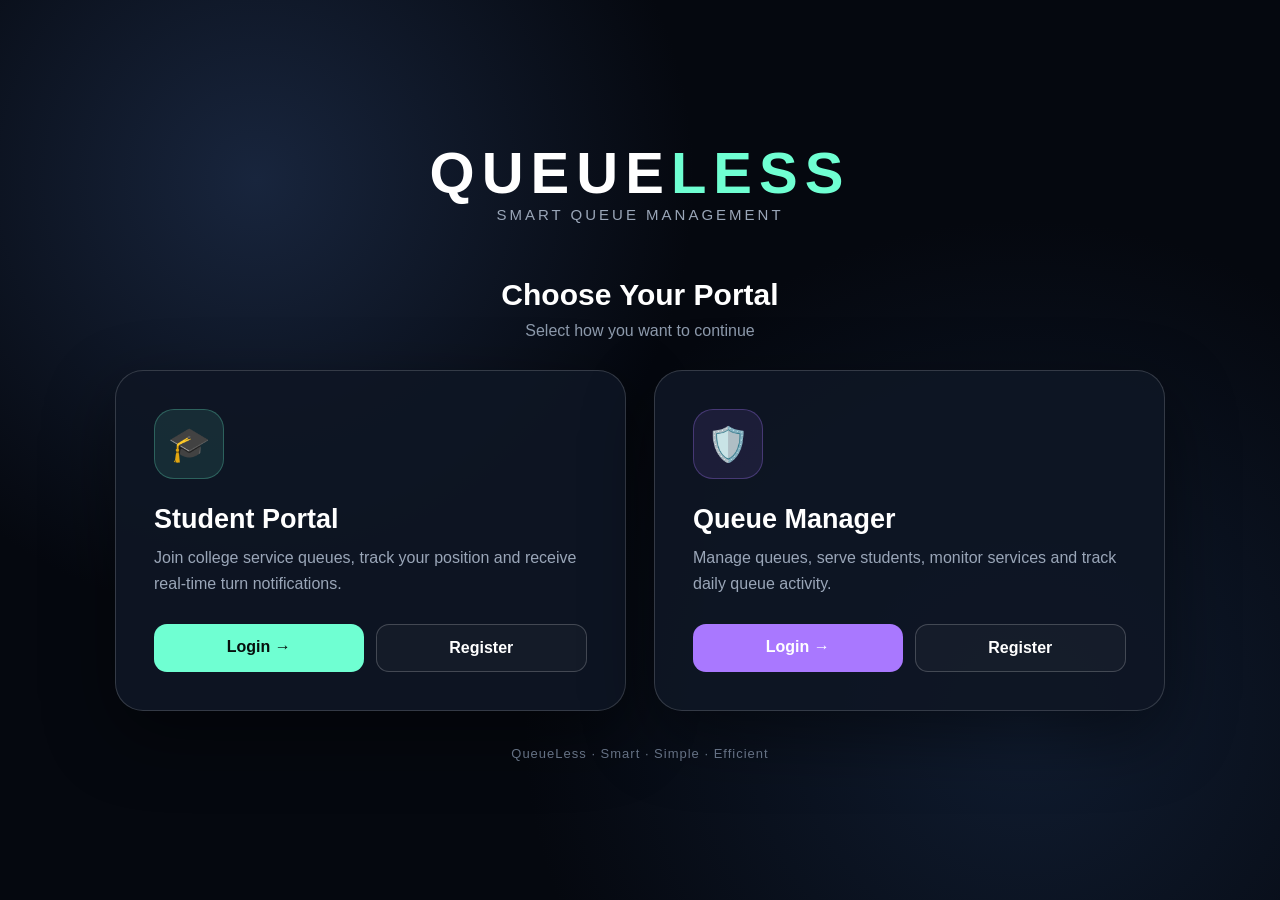
<file: index.html>
<!DOCTYPE html>
<html lang="en">
<head>
    <meta charset="UTF-8">
    <meta name="viewport" content="width=device-width, initial-scale=1.0">

    <title>QueueLess</title>

    <style>
        * {
            box-sizing: border-box;
            margin: 0;
            padding: 0;
        }

        body {
            min-height: 100vh;
            font-family: Arial, Helvetica, sans-serif;
            background:
                radial-gradient(circle at 20% 20%, #18253d 0%, transparent 35%),
                radial-gradient(circle at 80% 80%, #101c30 0%, transparent 40%),
                #05080f;
            color: white;
            display: flex;
            justify-content: center;
            align-items: center;
            padding: 30px;
        }

        .container {
            width: 100%;
            max-width: 1050px;
            text-align: center;
        }

        .brand {
            margin-bottom: 12px;
        }

        .brand h1 {
            font-size: 58px;
            letter-spacing: 7px;
            font-weight: 900;
        }

        .brand h1 span {
            color: #6fffd2;
        }

        .tagline {
            color: #9aa6b8;
            font-size: 15px;
            letter-spacing: 3px;
            text-transform: uppercase;
        }

        .choose {
            margin-top: 55px;
            margin-bottom: 30px;
        }

        .choose h2 {
            font-size: 30px;
            margin-bottom: 10px;
        }

        .choose p {
            color: #8e9bad;
            font-size: 16px;
        }

        .portals {
            display: grid;
            grid-template-columns: repeat(2, 1fr);
            gap: 28px;
        }

        .portal {
            background: rgba(15, 22, 36, 0.92);
            border: 1px solid rgba(255,255,255,0.16);
            border-radius: 28px;
            padding: 38px;
            text-align: left;
            box-shadow: 0 25px 70px rgba(0,0,0,0.45);
            transition: 0.3s;
        }

        .portal:hover {
            transform: translateY(-7px);
            border-color: rgba(111,255,210,0.55);
            box-shadow: 0 25px 80px rgba(20,255,200,0.12);
        }

        .portal.admin:hover {
            border-color: rgba(166,120,255,0.65);
            box-shadow: 0 25px 80px rgba(150,90,255,0.13);
        }

        .icon {
            width: 70px;
            height: 70px;
            border-radius: 20px;
            display: flex;
            justify-content: center;
            align-items: center;
            font-size: 34px;
            background: rgba(111,255,210,0.10);
            border: 1px solid rgba(111,255,210,0.25);
            margin-bottom: 25px;
        }

        .admin .icon {
            background: rgba(166,120,255,0.10);
            border-color: rgba(166,120,255,0.3);
        }

        .portal h3 {
            font-size: 27px;
            margin-bottom: 10px;
        }

        .portal p {
            color: #9aa6b8;
            line-height: 1.6;
            margin-bottom: 28px;
        }

        .buttons {
            display: flex;
            gap: 12px;
        }

        .btn {
            flex: 1;
            padding: 14px 20px;
            border-radius: 13px;
            text-decoration: none;
            text-align: center;
            font-weight: bold;
            transition: 0.25s;
        }

        .login {
            background: #6fffd2;
            color: #06100d;
        }

        .login:hover {
            transform: scale(1.03);
            box-shadow: 0 0 25px rgba(111,255,210,0.3);
        }

        .admin .login {
            background: #a978ff;
            color: white;
        }

        .register {
            color: white;
            border: 1px solid rgba(255,255,255,0.2);
            background: rgba(255,255,255,0.03);
        }

        .register:hover {
            background: rgba(255,255,255,0.08);
        }

        .footer {
            margin-top: 35px;
            color: #657184;
            font-size: 13px;
            letter-spacing: 1px;
        }

        @media(max-width: 750px) {
            .portals {
                grid-template-columns: 1fr;
            }

            .brand h1 {
                font-size: 42px;
            }
        }
    </style>
</head>

<body>

<div class="container">

    <div class="brand">
        <h1>QUEUE<span>LESS</span></h1>
        <div class="tagline">
            Smart Queue Management
        </div>
    </div>

    <div class="choose">
        <h2>Choose Your Portal</h2>
        <p>Select how you want to continue</p>
    </div>

    <div class="portals">

        <!-- STUDENT -->
        <div class="portal">

            <div class="icon">🎓</div>

            <h3>Student Portal</h3>

            <p>
                Join college service queues,
                track your position and receive
                real-time turn notifications.
            </p>

            <div class="buttons">

                <a
                    href="student-login.html"
                    class="btn login">
                    Login →
                </a>

                <a
                    href="register.html"
                    class="btn register">
                    Register
                </a>

            </div>

        </div>


        <!-- QUEUE MANAGER -->
        <div class="portal admin">

            <div class="icon">🛡️</div>

            <h3>Queue Manager</h3>

            <p>
                Manage queues, serve students,
                monitor services and track
                daily queue activity.
            </p>

            <div class="buttons">

                <a
                    href="admin-login.html"
                    class="btn login">
                    Login →
                </a>

                <a
                    href="admin-register.html"
                    class="btn register">
                    Register
                </a>

            </div>

        </div>

    </div>

    <div class="footer">
        QueueLess · Smart · Simple · Efficient
    </div>

</div>

</body>
</html>
</file>
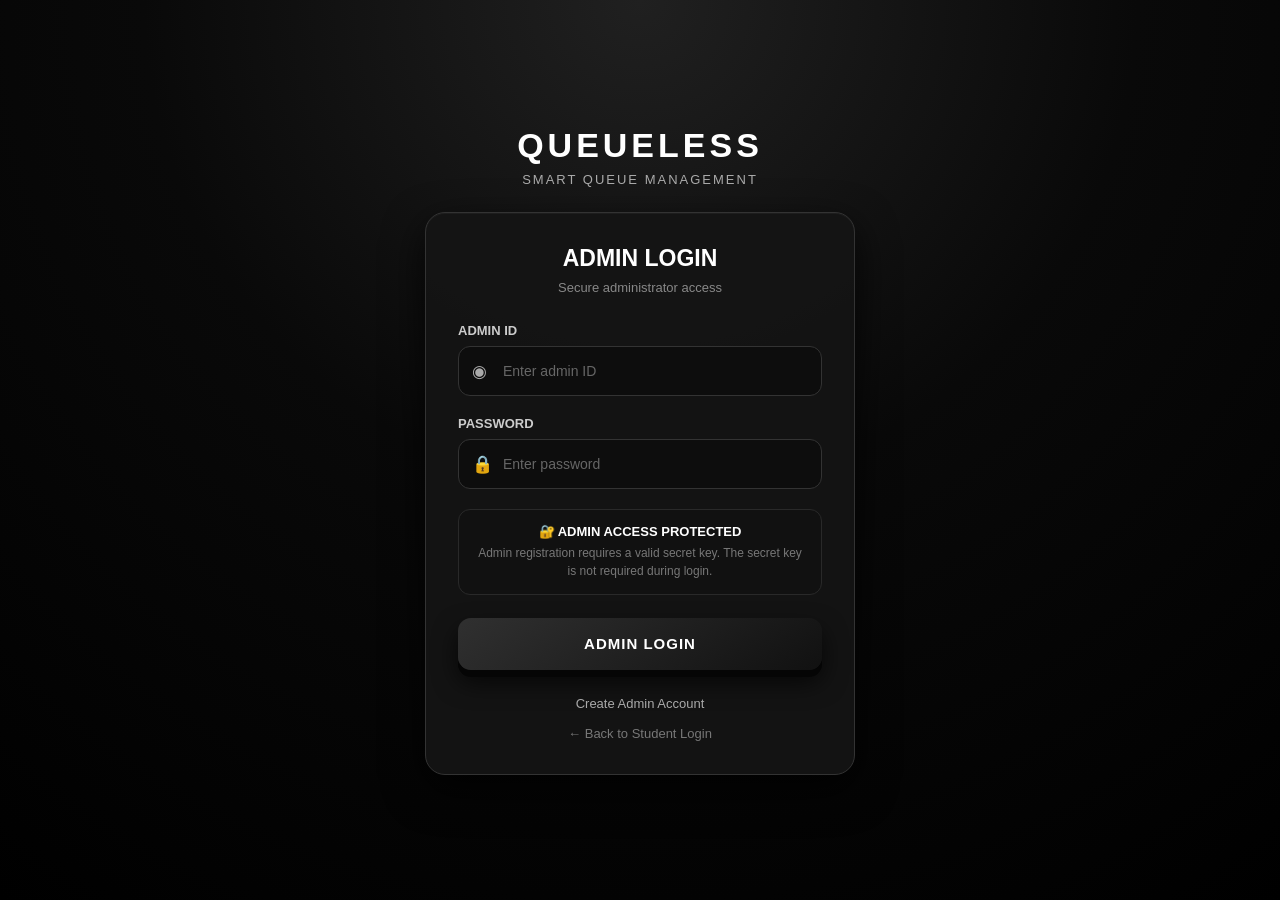
<file: admin-login.html>
<!DOCTYPE html>
<html lang="en">
<head>
    <meta charset="UTF-8">
    <meta name="viewport" content="width=device-width, initial-scale=1.0">

    <title>QueueLess - Admin Login</title>

    <style>
        * {
            box-sizing: border-box;
            margin: 0;
            padding: 0;
            font-family: Arial, Helvetica, sans-serif;
        }

        body {
            min-height: 100vh;
            background:
                radial-gradient(circle at top, #202020 0%, #090909 45%, #000 100%);
            color: white;

            display: flex;
            justify-content: center;
            align-items: center;

            padding: 20px;
        }

        .container {
            width: 100%;
            max-width: 430px;
        }

        .logo {
            text-align: center;
            margin-bottom: 25px;
        }

        .logo h1 {
            font-size: 34px;
            font-weight: 900;
            letter-spacing: 4px;
        }

        .logo p {
            margin-top: 7px;
            color: #aaa;
            font-size: 13px;
            letter-spacing: 2px;
        }

        .card {
            background: rgba(20, 20, 20, 0.97);
            border: 1px solid #333;
            border-radius: 20px;

            padding: 32px;

            box-shadow:
                0 15px 40px rgba(0, 0, 0, 0.8),
                inset 0 1px 0 rgba(255, 255, 255, 0.04);
        }

        .title {
            text-align: center;
            font-size: 23px;
            font-weight: 800;
            margin-bottom: 8px;
        }

        .subtitle {
            text-align: center;
            color: #888;
            font-size: 13px;
            margin-bottom: 28px;
        }

        .field {
            margin-bottom: 20px;
        }

        label {
            display: block;
            margin-bottom: 8px;

            color: #ccc;
            font-size: 13px;
            font-weight: 600;
        }

        .input-box {
            position: relative;
        }

        .input-icon {
            position: absolute;

            left: 14px;
            top: 50%;

            transform: translateY(-50%);

            font-size: 17px;
            color: #aaa;

            z-index: 2;
        }

        input {
            width: 100%;
            height: 50px;

            padding: 0 15px 0 44px;

            border-radius: 12px;
            border: 1px solid #333;

            outline: none;

            background: #0d0d0d;
            color: white;

            font-size: 14px;

            transition: 0.2s;
        }

        input:focus {
            border-color: #777;

            box-shadow:
                0 0 0 2px rgba(255, 255, 255, 0.04);
        }

        input::placeholder {
            color: #666;
        }

        .security-box {
            margin: 5px 0 23px;

            padding: 14px;

            border-radius: 12px;

            background: #111;
            border: 1px solid #292929;

            text-align: center;
        }

        .security-title {
            font-size: 13px;
            font-weight: 700;
            margin-bottom: 5px;
        }

        .security-text {
            color: #777;
            font-size: 12px;
            line-height: 1.5;
        }

        .login-btn {
            width: 100%;
            height: 52px;

            border: none;
            border-radius: 13px;

            background:
                linear-gradient(145deg, #303030, #111);

            color: white;

            font-size: 15px;
            font-weight: 800;

            letter-spacing: 1px;

            cursor: pointer;

            box-shadow:
                0 7px 0 #050505,
                0 12px 25px rgba(0, 0, 0, 0.7);

            transition: 0.15s;
        }

        .login-btn:hover {
            transform: translateY(-1px);
        }

        .login-btn:active {
            transform: translateY(5px);

            box-shadow:
                0 2px 0 #050505,
                0 5px 12px rgba(0, 0, 0, 0.7);
        }

        .login-btn:disabled {
            opacity: 0.6;
            cursor: not-allowed;
            transform: none;
        }

        .message {
            display: none;

            margin-top: 18px;
            padding: 12px;

            border-radius: 10px;

            text-align: center;

            font-size: 13px;
            line-height: 1.4;
        }

        .message.success {
            display: block;

            background: #102414;
            border: 1px solid #275b31;

            color: #9de6a8;
        }

        .message.error {
            display: block;

            background: #241010;
            border: 1px solid #5b2727;

            color: #ff9d9d;
        }

        .bottom-links {
            text-align: center;
            margin-top: 24px;
        }

        .bottom-links a {
            color: #aaa;

            text-decoration: none;

            font-size: 13px;
        }

        .bottom-links a:hover {
            color: white;
        }

        .register {
            margin-bottom: 12px;
        }

        .back a {
            color: #777;
        }

        @media (max-width: 480px) {

            .card {
                padding: 25px 20px;
            }

            .logo h1 {
                font-size: 29px;
            }
        }
    </style>
</head>

<body>

<div class="container">

    <div class="logo">
        <h1>QUEUELESS</h1>
        <p>SMART QUEUE MANAGEMENT</p>
    </div>

    <div class="card">

        <div class="title">
            ADMIN LOGIN
        </div>

        <div class="subtitle">
            Secure administrator access
        </div>

        <form id="loginForm">

            <!-- ADMIN ID -->
            <div class="field">

                <label for="adminId">
                    ADMIN ID
                </label>

                <div class="input-box">

                    <span class="input-icon">
                        ◉
                    </span>

                    <input
                        type="text"
                        id="adminId"
                        placeholder="Enter admin ID"
                        autocomplete="username"
                        required
                    >

                </div>

            </div>


            <!-- PASSWORD -->
            <div class="field">

                <label for="password">
                    PASSWORD
                </label>

                <div class="input-box">

                    <span class="input-icon">
                        🔒
                    </span>

                    <input
                        type="password"
                        id="password"
                        placeholder="Enter password"
                        autocomplete="current-password"
                        required
                    >

                </div>

            </div>


            <!-- SECURITY MESSAGE -->
            <div class="security-box">

                <div class="security-title">
                    🔐 ADMIN ACCESS PROTECTED
                </div>

                <div class="security-text">
                    Admin registration requires a valid secret key.
                    The secret key is not required during login.
                </div>

            </div>


            <button
                type="submit"
                class="login-btn"
                id="loginBtn"
            >
                ADMIN LOGIN
            </button>


            <div
                id="message"
                class="message"
            ></div>

        </form>


        <div class="bottom-links">

            <div class="register">

                <a href="admin-register.html">
                    Create Admin Account
                </a>

            </div>

            <div class="back">

                <a href="index.html">
                    ← Back to Student Login
                </a>

            </div>

        </div>

    </div>

</div>


<script>

const API_URLS = [
    window.location.origin
];

const form =
    document.getElementById("loginForm");

const loginBtn =
    document.getElementById("loginBtn");

const message =
    document.getElementById("message");


function showMessage(text, type) {

    message.textContent = text;

    message.className =
        "message " + type;
}


form.addEventListener(
    "submit",
    async function(event) {

        event.preventDefault();

        const adminId =
            document
                .getElementById("adminId")
                .value
                .trim();

        const password =
            document
                .getElementById("password")
                .value;


        if (!adminId || !password) {

            showMessage(
                "Please enter Admin ID and password.",
                "error"
            );

            return;
        }


        loginBtn.disabled = true;

        loginBtn.textContent =
            "LOGGING IN...";


        try {

            let response = null;
            let connectionError = null;

            for (const api of API_URLS) {
                try {
                    response = await fetch(
                        api + "/api/admin-login",
                        {
                            method: "POST",
                            mode: "cors",
                            headers: {
                                "Content-Type": "application/json"
                            },
                            body: JSON.stringify({
                                admin_id: adminId,
                                password: password
                            })
                        }
                    );
                    break;
                } catch (err) {
                    connectionError = err;
                }
            }

            if (!response) {
                throw connectionError || new Error("Unable to connect to Flask");
            }


            let data;

            try {

                data =
                    await response.json();

            } catch {

                data = {
                    message:
                        "Invalid server response."
                };

            }


            if (!response.ok) {

                showMessage(
                    data.message ||
                    data.error ||
                    "Invalid Admin ID or password.",
                    "error"
                );

                loginBtn.disabled = false;

                loginBtn.textContent =
                    "ADMIN LOGIN";

                return;
            }


            /*
             * Save admin session information
             */

            localStorage.setItem(
                "queuelessAdmin",
                JSON.stringify(data.admin || data)
            );


            localStorage.setItem(
                "admin_id",
                data.admin_id ||
                data.admin?.admin_id ||
                adminId
            );


            localStorage.setItem(
                "admin_name",
                data.admin_name ||
                data.admin?.admin_name ||
                data.admin?.full_name ||
                data.name ||
                data.full_name ||
                adminId
            );


            showMessage(
                data.message ||
                "Admin login successful.",
                "success"
            );


            setTimeout(
                function() {

                    window.location.href =
                        "admin.html";

                },
                700
            );


        } catch (error) {

            console.error(
                "Admin login error:",
                error
            );

            showMessage(
                "Cannot connect to QueueLess server. Make sure Flask is running.",
                "error"
            );

            loginBtn.disabled = false;

            loginBtn.textContent =
                "ADMIN LOGIN";
        }

    }
);

</script>

</body>
</html>
</file>
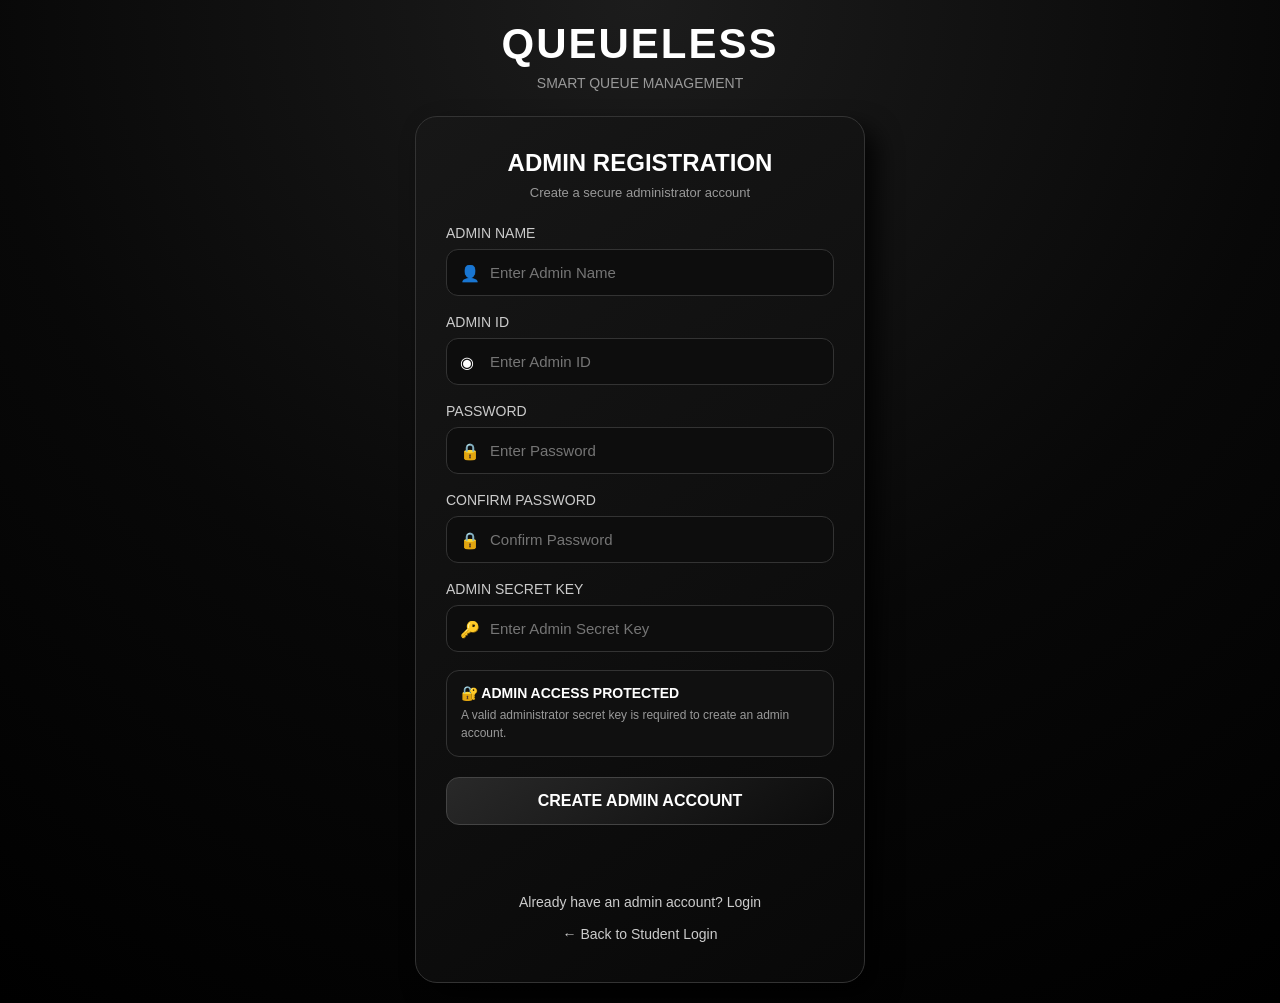
<file: admin-register.html>
<!DOCTYPE html>
<html lang="en">
<head>
<meta charset="UTF-8">
<meta name="viewport" content="width=device-width, initial-scale=1.0">
<title>QueueLess - Admin Registration</title>

<style>
* {
    box-sizing: border-box;
    margin: 0;
    padding: 0;
    font-family: Arial, Helvetica, sans-serif;
}

body {
    min-height: 100vh;
    background: radial-gradient(circle at top, #1c1c1c, #080808 55%, #000);
    color: white;
    display: flex;
    justify-content: center;
    align-items: center;
    padding: 20px;
}

.container {
    width: 100%;
    max-width: 450px;
}

.logo {
    text-align: center;
    margin-bottom: 25px;
}

.logo h1 {
    font-size: 42px;
    letter-spacing: 2px;
}

.logo p {
    color: #999;
    margin-top: 7px;
    font-size: 14px;
}

.card {
    background: linear-gradient(145deg, #171717, #080808);
    border: 1px solid #333;
    border-radius: 22px;
    padding: 32px 30px;
    box-shadow: 12px 12px 25px rgba(0,0,0,.8);
}

.card h2 {
    text-align: center;
    margin-bottom: 8px;
}

.subtitle {
    text-align: center;
    color: #999;
    font-size: 13px;
    margin-bottom: 25px;
}

.input-group {
    margin-bottom: 18px;
}

.input-group label {
    display: block;
    margin-bottom: 8px;
    color: #ccc;
    font-size: 14px;
}

.input-wrapper {
    position: relative;
}

.input-icon {
    position: absolute;
    left: 14px;
    top: 50%;
    transform: translateY(-50%);
    pointer-events: none;
}

input {
    width: 100%;
    padding: 14px 15px 14px 43px;
    border-radius: 12px;
    border: 1px solid #333;
    background: #0d0d0d;
    color: white;
    outline: none;
    font-size: 15px;
}

input:focus {
    border-color: #777;
}

.security-box {
    background: #101010;
    border: 1px solid #333;
    border-radius: 13px;
    padding: 14px;
    margin-bottom: 20px;
}

.security-title {
    font-weight: bold;
    margin-bottom: 5px;
    font-size: 14px;
}

.security-text {
    color: #999;
    font-size: 12px;
    line-height: 1.5;
}

button {
    width: 100%;
    padding: 14px;
    border-radius: 13px;
    border: 1px solid #444;
    background: linear-gradient(145deg, #292929, #0c0c0c);
    color: white;
    font-size: 16px;
    font-weight: bold;
    cursor: pointer;
}

button:hover {
    transform: translateY(-2px);
}

button:disabled {
    opacity: .6;
}

.message {
    min-height: 24px;
    margin-top: 15px;
    text-align: center;
    font-size: 14px;
}

.error {
    color: #ff6b6b;
}

.success {
    color: #7cff9b;
}

.links {
    text-align: center;
    margin-top: 22px;
    line-height: 2;
}

.links a {
    color: #ccc;
    text-decoration: none;
    font-size: 14px;
}

.links a:hover {
    color: white;
    text-decoration: underline;
}

@media(max-width:500px) {
    .card {
        padding: 28px 20px;
    }

    .logo h1 {
        font-size: 35px;
    }
}
</style>
</head>

<body>

<div class="container">

    <div class="logo">
        <h1>QUEUELESS</h1>
        <p>SMART QUEUE MANAGEMENT</p>
    </div>

    <div class="card">

        <h2>ADMIN REGISTRATION</h2>

        <p class="subtitle">
            Create a secure administrator account
        </p>

        <form id="registerForm" novalidate>

            <!-- ADMIN NAME -->
            <div class="input-group">

                <label>ADMIN NAME</label>

                <div class="input-wrapper">

                    <span class="input-icon">👤</span>

                    <input
                        type="text"
                        id="adminName"
                        name="name"
                        placeholder="Enter Admin Name"
                        autocomplete="name"
                    >

                </div>

            </div>


            <!-- ADMIN ID -->
            <div class="input-group">

                <label>ADMIN ID</label>

                <div class="input-wrapper">

                    <span class="input-icon">◉</span>

                    <input
                        type="text"
                        id="adminId"
                        name="admin_id"
                        placeholder="Enter Admin ID"
                        autocomplete="username"
                    >

                </div>

            </div>


            <!-- PASSWORD -->
            <div class="input-group">

                <label>PASSWORD</label>

                <div class="input-wrapper">

                    <span class="input-icon">🔒</span>

                    <input
                        type="password"
                        id="password"
                        name="password"
                        placeholder="Enter Password"
                        autocomplete="new-password"
                    >

                </div>

            </div>


            <!-- CONFIRM PASSWORD -->
            <div class="input-group">

                <label>CONFIRM PASSWORD</label>

                <div class="input-wrapper">

                    <span class="input-icon">🔒</span>

                    <input
                        type="password"
                        id="confirmPassword"
                        name="confirm_password"
                        placeholder="Confirm Password"
                        autocomplete="new-password"
                    >

                </div>

            </div>


            <!-- SECRET KEY -->
            <div class="input-group">

                <label>ADMIN SECRET KEY</label>

                <div class="input-wrapper">

                    <span class="input-icon">🔑</span>

                    <input
                        type="password"
                        id="secretKey"
                        name="secret_key"
                        placeholder="Enter Admin Secret Key"
                    >

                </div>

            </div>


            <div class="security-box">

                <div class="security-title">
                    🔐 ADMIN ACCESS PROTECTED
                </div>

                <div class="security-text">
                    A valid administrator secret key is required
                    to create an admin account.
                </div>

            </div>


            <button type="submit" id="registerButton">
                CREATE ADMIN ACCOUNT
            </button>

        </form>


        <div id="message" class="message"></div>


        <div class="links">

            <a href="admin-login.html">
                Already have an admin account? Login
            </a>

            <br>

            <a href="index.html">
                ← Back to Student Login
            </a>

        </div>

    </div>

</div>


<script>

/*
==========================================================
QUEUELESS ADMIN REGISTRATION
ONLY THIS PART CONNECTS TO FLASK
==========================================================
*/

const API_URLS = [
    window.location.origin
];

const form =
    document.getElementById("registerForm");

const message =
    document.getElementById("message");

const button =
    document.getElementById("registerButton");


function showMessage(text, type) {

    message.textContent = text;

    message.className =
        "message " + type;
}


async function registerAdmin() {

    const adminName =
        document.getElementById("adminName")
        .value
        .trim();

    const adminId =
        document.getElementById("adminId")
        .value
        .trim();

    const password =
        document.getElementById("password")
        .value;

    const confirmPassword =
        document.getElementById("confirmPassword")
        .value;

    const secretKey =
        document.getElementById("secretKey")
        .value
        .trim();


    /*
    ------------------------------------------------------
    VALIDATION
    ------------------------------------------------------
    */

    if (
        !adminName ||
        !adminId ||
        !password ||
        !confirmPassword ||
        !secretKey
    ) {

        showMessage(
            "Please enter all required fields.",
            "error"
        );

        return;
    }


    if (password !== confirmPassword) {

        showMessage(
            "Passwords do not match.",
            "error"
        );

        return;
    }


    if (password.length < 6) {

        showMessage(
            "Password must contain at least 6 characters.",
            "error"
        );

        return;
    }


    /*
    ------------------------------------------------------
    BUTTON
    ------------------------------------------------------
    */

    button.disabled = true;

    button.textContent =
        "CREATING ACCOUNT...";


    showMessage(
        "Connecting to Flask backend...",
        ""
    );


    /*
    ------------------------------------------------------
    DATA
    ------------------------------------------------------
    */

    const adminData = {

        full_name: adminName,

        name: adminName,

        admin_name: adminName,

        admin_id: adminId,

        password: password,

        secret_key: secretKey

    };


    /*
    ------------------------------------------------------
    TRY BOTH LOCALHOST ADDRESSES
    ------------------------------------------------------
    */

    let lastError = null;

    let successfulResponse = null;


    for (const api of API_URLS) {

        try {

            console.log(
                "Trying Flask:",
                api
            );


            const controller =
                new AbortController();

            const timeout =
                setTimeout(
                    () => controller.abort(),
                    8000
                );


            const response =
                await fetch(
                    api + "/api/admin-register",
                    {
                        method: "POST",

                        mode: "cors",

                        credentials: "omit",

                        headers: {
                            "Content-Type":
                                "application/json"
                        },

                        body:
                            JSON.stringify(
                                adminData
                            ),

                        signal:
                            controller.signal
                    }
                );


            clearTimeout(timeout);


            /*
            ------------------------------------------------
            READ SERVER RESPONSE
            ------------------------------------------------
            */

            let data = {};

            const contentType =
                response.headers.get(
                    "content-type"
                ) || "";


            if (
                contentType
                .toLowerCase()
                .includes("application/json")
            ) {

                data =
                    await response.json();

            } else {

                const text =
                    await response.text();

                data = {
                    message:
                        text ||
                        "Invalid server response."
                };

            }


            console.log(
                "Flask response:",
                response.status,
                data
            );


            /*
            ------------------------------------------------
            SERVER REACHED
            ------------------------------------------------
            */

            successfulResponse = {
                response: response,
                data: data
            };

            break;


        } catch (error) {

            console.error(
                "Connection failed:",
                api,
                error
            );

            lastError = error;

        }

    }


    /*
    ------------------------------------------------------
    NO SERVER CONNECTION
    ------------------------------------------------------
    */

    if (!successfulResponse) {

        console.error(
            "ALL FLASK CONNECTIONS FAILED",
            lastError
        );


        showMessage(
            "Cannot connect to Flask backend. Make sure python app.py is running.",
            "error"
        );


        button.disabled = false;

        button.textContent =
            "CREATE ADMIN ACCOUNT";

        return;
    }


    /*
    ------------------------------------------------------
    SERVER RESPONSE
    ------------------------------------------------------
    */

    const response =
        successfulResponse.response;

    const data =
        successfulResponse.data;


    /*
    ------------------------------------------------------
    ERROR FROM FLASK
    ------------------------------------------------------
    */

    if (!response.ok) {

        showMessage(
            data.message ||
            data.error ||
            "Admin registration failed.",
            "error"
        );


        button.disabled = false;

        button.textContent =
            "CREATE ADMIN ACCOUNT";

        return;
    }


    if (data.success === false) {

        showMessage(
            data.message ||
            "Admin registration failed.",
            "error"
        );


        button.disabled = false;

        button.textContent =
            "CREATE ADMIN ACCOUNT";

        return;
    }


    /*
    ------------------------------------------------------
    SUCCESS
    ------------------------------------------------------
    */

    showMessage(
        data.message ||
        "Admin account created successfully!",
        "success"
    );


    form.reset();


    setTimeout(
        function() {

            window.location.href =
                "admin-login.html";

        },
        1200
    );

}


/*
==========================================================
FORM SUBMIT
==========================================================
*/

form.addEventListener(
    "submit",
    function(event) {

        event.preventDefault();

        registerAdmin();

    }
);

</script>

</body>
</html>
</file>
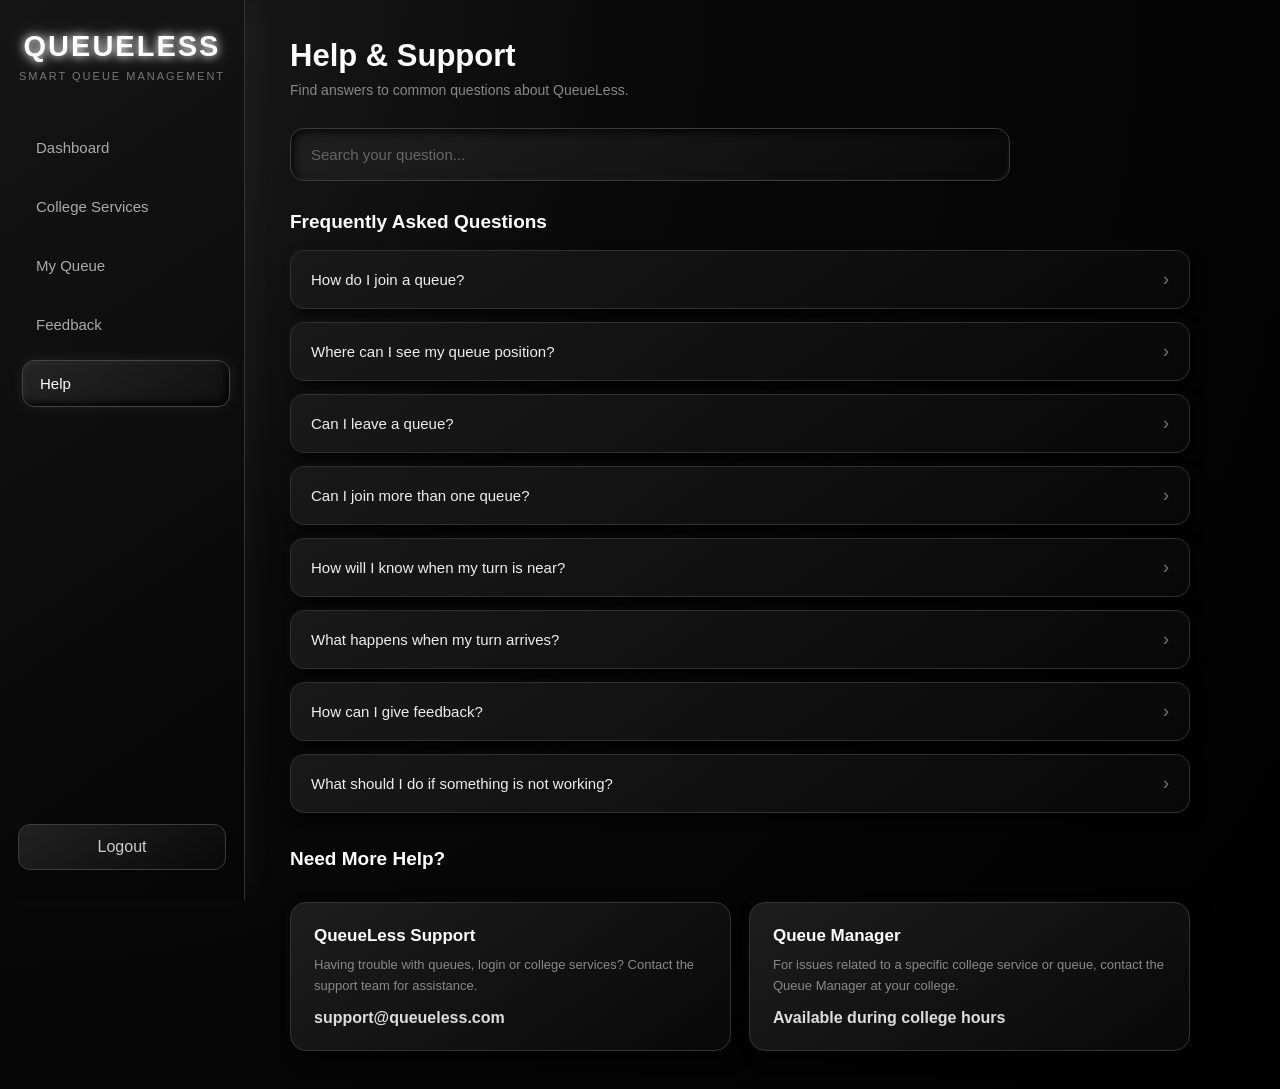
<file: help.html>
<!DOCTYPE html>
<html lang="en">
<head>
    <meta charset="UTF-8">
    <meta name="viewport" content="width=device-width, initial-scale=1.0">
    <title>QueueLess - Help</title>

    <style>
        * {
            box-sizing: border-box;
            margin: 0;
            padding: 0;
            font-family: Arial, Helvetica, sans-serif;
        }

        body {
            background:
                radial-gradient(circle at top left, #202020 0%, #090909 38%, #000 100%);
            color: white;
            min-height: 100vh;
            overflow-x: hidden;
        }

        /* SIDEBAR */
        .sidebar {
            position: fixed;
            left: 0;
            top: 0;
            width: 245px;
            height: 100vh;
            padding: 30px 18px;
            background: linear-gradient(145deg, #151515, #050505);
            border-right: 1px solid #333;
            box-shadow: 8px 0 30px rgba(255,255,255,0.04);
            z-index: 100;
        }

        .logo {
            text-align: center;
            margin-bottom: 42px;
        }

        .logo h1 {
            font-size: 29px;
            letter-spacing: 2px;
            color: white;
            text-shadow:
                0 0 8px white,
                0 0 18px rgba(255,255,255,0.45);
        }

        .logo p {
            margin-top: 7px;
            font-size: 11px;
            color: #777;
            letter-spacing: 2px;
        }

        .nav {
            display: flex;
            flex-direction: column;
            gap: 12px;
        }

        .nav a {
            text-decoration: none;
            color: #aaa;
            padding: 14px 17px;
            border-radius: 12px;
            font-size: 15px;
            transition: 0.25s;
            border: 1px solid transparent;
        }

        .nav a:hover,
        .nav a.active {
            color: white;
            background: linear-gradient(145deg, #252525, #101010);
            border: 1px solid #444;
            box-shadow:
                inset 2px 2px 5px rgba(255,255,255,0.06),
                inset -3px -3px 7px rgba(0,0,0,0.9),
                0 0 14px rgba(255,255,255,0.08);
            transform: translateX(4px);
        }

        .logout {
            position: absolute;
            bottom: 30px;
            left: 18px;
            right: 18px;
            text-align: center;
            padding: 13px;
            border-radius: 12px;
            background: linear-gradient(145deg, #222, #090909);
            border: 1px solid #3d3d3d;
            color: #ccc;
            cursor: pointer;
            transition: 0.25s;
        }

        .logout:hover {
            color: white;
            box-shadow: 0 0 18px rgba(255,255,255,0.12);
            transform: translateY(-2px);
        }

        /* MAIN */
        .main {
            margin-left: 245px;
            padding: 38px 45px;
            min-height: 100vh;
        }

        .top {
            margin-bottom: 30px;
        }

        .top h2 {
            font-size: 31px;
            margin-bottom: 8px;
        }

        .top p {
            color: #888;
            font-size: 14px;
        }

        /* SEARCH */
        .search-box {
            margin-bottom: 30px;
        }

        .search-box input {
            width: 100%;
            max-width: 720px;
            padding: 17px 20px;
            border-radius: 14px;
            border: 1px solid #3b3b3b;
            outline: none;
            background: linear-gradient(145deg, #202020, #090909);
            color: white;
            font-size: 15px;
            box-shadow:
                inset 3px 3px 8px rgba(0,0,0,0.8),
                inset -2px -2px 5px rgba(255,255,255,0.04);
            transition: 0.25s;
        }

        .search-box input:focus {
            border-color: #777;
            box-shadow:
                0 0 18px rgba(255,255,255,0.08),
                inset 3px 3px 8px rgba(0,0,0,0.8);
        }

        .search-box input::placeholder {
            color: #666;
        }

        /* FAQ */
        .section-title {
            font-size: 19px;
            margin-bottom: 17px;
        }

        .faq-container {
            max-width: 900px;
        }

        .faq {
            margin-bottom: 13px;
            border-radius: 14px;
            overflow: hidden;
            border: 1px solid #303030;
            background: linear-gradient(145deg, #191919, #080808);
            box-shadow:
                5px 5px 12px rgba(0,0,0,0.7),
                -2px -2px 8px rgba(255,255,255,0.025);
        }

        .faq-question {
            padding: 18px 20px;
            cursor: pointer;
            display: flex;
            justify-content: space-between;
            align-items: center;
            color: #eee;
            font-size: 15px;
            transition: 0.2s;
        }

        .faq-question:hover {
            background: rgba(255,255,255,0.035);
        }

        .arrow {
            font-size: 18px;
            color: #777;
            transition: 0.25s;
        }

        .faq.open .arrow {
            transform: rotate(90deg);
            color: white;
        }

        .faq-answer {
            max-height: 0;
            overflow: hidden;
            color: #888;
            font-size: 14px;
            line-height: 1.7;
            transition: max-height 0.3s ease;
            padding: 0 20px;
        }

        .faq.open .faq-answer {
            max-height: 200px;
            padding-bottom: 18px;
        }

        /* SUPPORT */
        .support {
            margin-top: 32px;
            max-width: 900px;
            display: grid;
            grid-template-columns: repeat(2, 1fr);
            gap: 18px;
        }

        .support-card {
            padding: 23px;
            border-radius: 16px;
            background: linear-gradient(145deg, #1d1d1d, #080808);
            border: 1px solid #333;
            box-shadow:
                7px 7px 15px rgba(0,0,0,0.7),
                -3px -3px 10px rgba(255,255,255,0.025);
            transition: 0.25s;
        }

        .support-card:hover {
            transform: translateY(-4px);
            border-color: #555;
            box-shadow:
                0 0 20px rgba(255,255,255,0.07),
                7px 7px 15px rgba(0,0,0,0.7);
        }

        .support-card h3 {
            font-size: 17px;
            margin-bottom: 9px;
        }

        .support-card p {
            color: #888;
            font-size: 13px;
            line-height: 1.6;
        }

        .support-card strong {
            display: block;
            margin-top: 12px;
            color: #ddd;
        }

        /* NO RESULT */
        .no-result {
            display: none;
            color: #777;
            padding: 20px 0;
        }

        /* MOBILE */
        @media (max-width: 850px) {
            .sidebar {
                width: 200px;
            }

            .main {
                margin-left: 200px;
                padding: 30px;
            }

            .support {
                grid-template-columns: 1fr;
            }
        }

        @media (max-width: 650px) {
            .sidebar {
                position: relative;
                width: 100%;
                height: auto;
                padding: 20px;
            }

            .logo {
                margin-bottom: 20px;
            }

            .nav {
                flex-direction: row;
                flex-wrap: wrap;
            }

            .nav a {
                padding: 10px 12px;
            }

            .logout {
                position: static;
                margin-top: 15px;
            }

            .main {
                margin-left: 0;
                padding: 25px 18px;
            }
        }
    </style>
</head>

<body>

    <!-- SIDEBAR -->
    <aside class="sidebar">

        <div class="logo">
            <h1>QUEUELESS</h1>
            <p>SMART QUEUE MANAGEMENT</p>
        </div>

        <nav class="nav">
            <a href="dashboard.html">Dashboard</a>
            <a href="services.html">College Services</a>
            <a href="myqueue.html">My Queue</a>
            <a href="feedback.html">Feedback</a>
            <a href="help.html" class="active">Help</a>
        </nav>

        <div class="logout" onclick="logout()">
            Logout
        </div>

    </aside>


    <!-- MAIN -->
    <main class="main">

        <div class="top">
            <h2>Help & Support</h2>
            <p>Find answers to common questions about QueueLess.</p>
        </div>


        <!-- SEARCH -->
        <div class="search-box">
            <input
                type="text"
                id="searchInput"
                placeholder="Search your question..."
                onkeyup="searchFAQ()"
            >
        </div>


        <!-- FAQ -->
        <h3 class="section-title">Frequently Asked Questions</h3>

        <div class="faq-container" id="faqContainer">

            <div class="faq">
                <div class="faq-question" onclick="toggleFAQ(this)">
                    <span>How do I join a queue?</span>
                    <span class="arrow">›</span>
                </div>

                <div class="faq-answer">
                    Open <b>College Services</b>, choose the service you need,
                    and click the <b>Join Queue</b> button. Your queue number
                    will be generated automatically.
                </div>
            </div>


            <div class="faq">
                <div class="faq-question" onclick="toggleFAQ(this)">
                    <span>Where can I see my queue position?</span>
                    <span class="arrow">›</span>
                </div>

                <div class="faq-answer">
                    Open <b>My Queue</b> from the sidebar. You can see your
                    queue number, position, people ahead of you and estimated
                    waiting time.
                </div>
            </div>


            <div class="faq">
                <div class="faq-question" onclick="toggleFAQ(this)">
                    <span>Can I leave a queue?</span>
                    <span class="arrow">›</span>
                </div>

                <div class="faq-answer">
                    Yes. Open <b>My Queue</b> and select the queue you want
                    to leave. Click <b>Leave Queue</b> to remove yourself
                    from that active queue.
                </div>
            </div>


            <div class="faq">
                <div class="faq-question" onclick="toggleFAQ(this)">
                    <span>Can I join more than one queue?</span>
                    <span class="arrow">›</span>
                </div>

                <div class="faq-answer">
                    Yes. QueueLess allows you to join different college
                    services at the same time, as long as you do not already
                    have an active queue for the same service.
                </div>
            </div>


            <div class="faq">
                <div class="faq-question" onclick="toggleFAQ(this)">
                    <span>How will I know when my turn is near?</span>
                    <span class="arrow">›</span>
                </div>

                <div class="faq-answer">
                    QueueLess continuously updates your queue position.
                    Notifications can be shown when your turn is approaching.
                </div>
            </div>


            <div class="faq">
                <div class="faq-question" onclick="toggleFAQ(this)">
                    <span>What happens when my turn arrives?</span>
                    <span class="arrow">›</span>
                </div>

                <div class="faq-answer">
                    The Queue Manager calls the next waiting student.
                    Your queue status changes as the queue progresses.
                </div>
            </div>


            <div class="faq">
                <div class="faq-question" onclick="toggleFAQ(this)">
                    <span>How can I give feedback?</span>
                    <span class="arrow">›</span>
                </div>

                <div class="faq-answer">
                    Open <b>Feedback</b> from the sidebar. Select a star
                    rating, write your comments and click <b>Submit Feedback</b>.
                </div>
            </div>


            <div class="faq">
                <div class="faq-question" onclick="toggleFAQ(this)">
                    <span>What should I do if something is not working?</span>
                    <span class="arrow">›</span>
                </div>

                <div class="faq-answer">
                    First refresh the page and make sure you are logged in.
                    If the problem continues, contact the QueueLess support
                    team using the support options below.
                </div>
            </div>

        </div>

        <div class="no-result" id="noResult">
            No matching questions found.
        </div>


        <!-- SUPPORT -->
        <h3 class="section-title" style="margin-top:35px;">
            Need More Help?
        </h3>

        <div class="support">

            <div class="support-card">
                <h3>QueueLess Support</h3>
                <p>
                    Having trouble with queues, login or college services?
                    Contact the support team for assistance.
                </p>
                <strong>support@queueless.com</strong>
            </div>


            <div class="support-card">
                <h3>Queue Manager</h3>
                <p>
                    For issues related to a specific college service or
                    queue, contact the Queue Manager at your college.
                </p>
                <strong>Available during college hours</strong>
            </div>

        </div>

    </main>


    <script>

        function toggleFAQ(element) {
            const faq = element.parentElement;

            document.querySelectorAll(".faq").forEach(item => {
                if (item !== faq) {
                    item.classList.remove("open");
                }
            });

            faq.classList.toggle("open");
        }


        function searchFAQ() {

            const search =
                document.getElementById("searchInput")
                .value
                .toLowerCase()
                .trim();

            const faqs =
                document.querySelectorAll(".faq");

            let found = false;

            faqs.forEach(faq => {

                const text =
                    faq.innerText.toLowerCase();

                if (text.includes(search)) {
                    faq.style.display = "block";
                    found = true;
                } else {
                    faq.style.display = "none";
                }

            });

            document.getElementById("noResult").style.display =
                found ? "none" : "block";
        }


        function logout() {

            localStorage.removeItem("studentId");
            localStorage.removeItem("student_id");
            localStorage.removeItem("collegeId");
            localStorage.removeItem("studentName");
            localStorage.removeItem("student");

            window.location.href = "index.html";
        }

    </script>

</body>
</html>
</file>
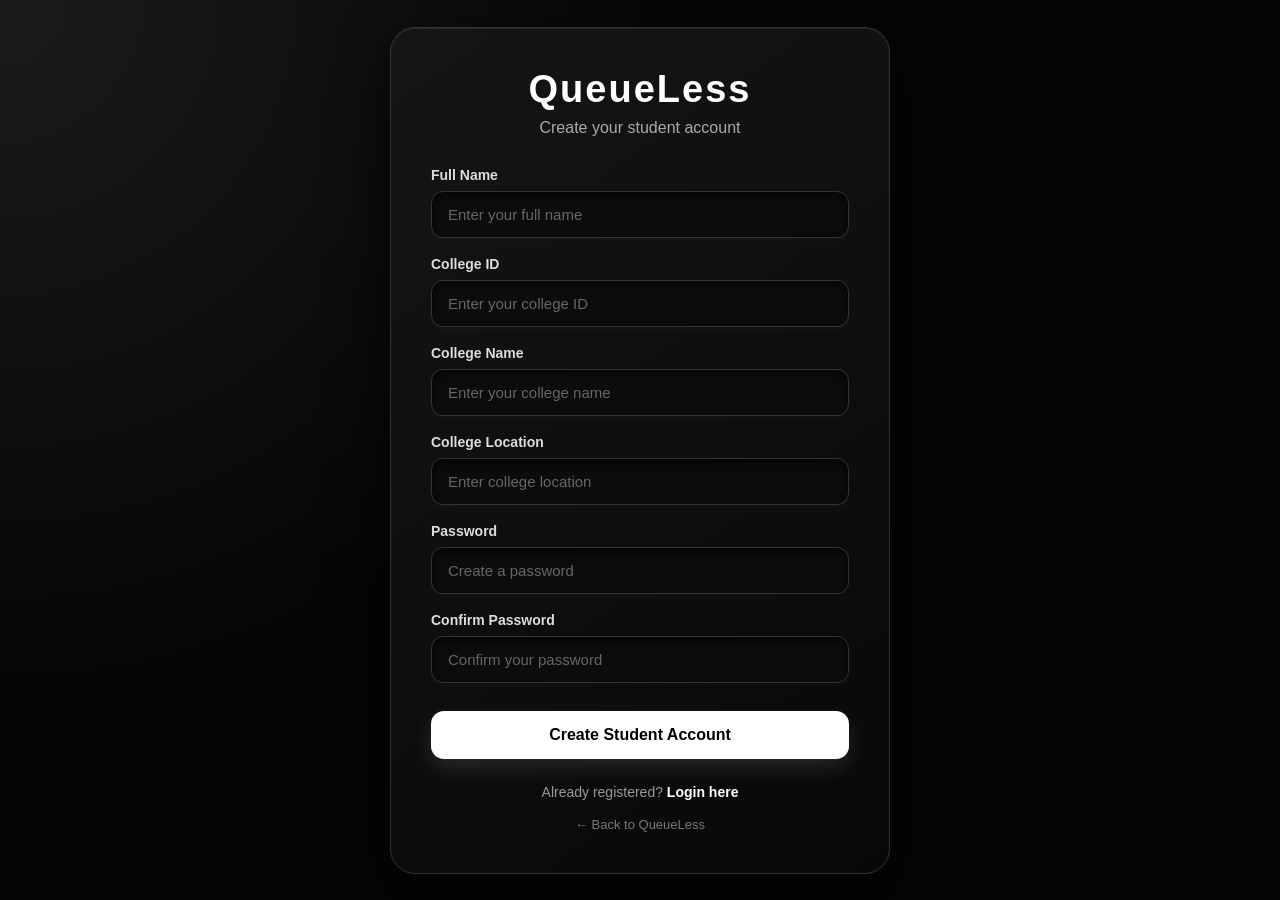
<file: register.html>
<!DOCTYPE html>
<html lang="en">
<head>
    <meta charset="UTF-8">
    <meta name="viewport" content="width=device-width, initial-scale=1.0">

    <title>QueueLess - Student Registration</title>

    <style>
        * {
            box-sizing: border-box;
            margin: 0;
            padding: 0;
            font-family: Arial, sans-serif;
        }

        body {
            min-height: 100vh;
            background:
                radial-gradient(circle at top left, #1b1b1b, #050505 45%),
                #050505;
            color: white;
            display: flex;
            justify-content: center;
            align-items: center;
            padding: 25px;
        }

        .register-box {
            width: 100%;
            max-width: 500px;
            padding: 40px;
            border-radius: 25px;
            background: linear-gradient(145deg, #151515, #080808);
            border: 1px solid #333;
            box-shadow:
                0 25px 60px rgba(0, 0, 0, 0.8),
                inset 0 1px 1px rgba(255, 255, 255, 0.08);
        }

        .logo {
            text-align: center;
            font-size: 38px;
            font-weight: 800;
            letter-spacing: 2px;
            margin-bottom: 8px;
        }

        .subtitle {
            text-align: center;
            color: #aaa;
            margin-bottom: 30px;
        }

        .form-group {
            margin-bottom: 18px;
        }

        label {
            display: block;
            margin-bottom: 8px;
            color: #ddd;
            font-size: 14px;
            font-weight: 600;
        }

        input {
            width: 100%;
            padding: 14px 16px;
            border-radius: 12px;
            border: 1px solid #333;
            outline: none;
            background: #0c0c0c;
            color: white;
            font-size: 15px;
            box-shadow:
                inset 0 3px 8px rgba(0, 0, 0, 0.7),
                0 2px 5px rgba(255, 255, 255, 0.03);
            transition: 0.25s;
        }

        input:focus {
            border-color: white;
            box-shadow:
                0 0 12px rgba(255, 255, 255, 0.18),
                inset 0 3px 8px rgba(0, 0, 0, 0.7);
        }

        input::placeholder {
            color: #666;
        }

        .register-btn {
            width: 100%;
            margin-top: 10px;
            padding: 15px;
            border: none;
            border-radius: 13px;
            background: white;
            color: black;
            font-size: 16px;
            font-weight: 800;
            cursor: pointer;
            transition: 0.25s;
            box-shadow: 0 8px 20px rgba(255, 255, 255, 0.12);
        }

        .register-btn:hover {
            transform: translateY(-2px);
            box-shadow: 0 12px 30px rgba(255, 255, 255, 0.25);
        }

        .register-btn:disabled {
            opacity: 0.6;
            cursor: not-allowed;
            transform: none;
        }

        .message {
            display: none;
            margin-top: 18px;
            padding: 12px;
            border-radius: 10px;
            text-align: center;
            font-size: 14px;
        }

        .success {
            display: block;
            background: rgba(0, 255, 120, 0.08);
            border: 1px solid rgba(0, 255, 120, 0.4);
            color: #7dffb2;
        }

        .error {
            display: block;
            background: rgba(255, 60, 60, 0.08);
            border: 1px solid rgba(255, 60, 60, 0.4);
            color: #ff8585;
        }

        .login-link {
            text-align: center;
            margin-top: 25px;
            color: #999;
            font-size: 14px;
        }

        .login-link a {
            color: white;
            font-weight: bold;
            text-decoration: none;
        }

        .login-link a:hover {
            text-decoration: underline;
        }

        .back {
            text-align: center;
            margin-top: 15px;
        }

        .back a {
            color: #777;
            text-decoration: none;
            font-size: 13px;
        }

        .back a:hover {
            color: white;
        }
    </style>
</head>

<body>

    <div class="register-box">

        <div class="logo">QueueLess</div>

        <div class="subtitle">
            Create your student account
        </div>

        <form id="registerForm">

            <div class="form-group">
                <label for="fullName">Full Name</label>
                <input
                    type="text"
                    id="fullName"
                    placeholder="Enter your full name"
                    required
                >
            </div>

            <div class="form-group">
                <label for="collegeId">College ID</label>
                <input
                    type="text"
                    id="collegeId"
                    placeholder="Enter your college ID"
                    required
                >
            </div>

            <div class="form-group">
                <label for="collegeName">College Name</label>
                <input
                    type="text"
                    id="collegeName"
                    placeholder="Enter your college name"
                    required
                >
            </div>

            <div class="form-group">
                <label for="collegeLocation">College Location</label>
                <input
                    type="text"
                    id="collegeLocation"
                    placeholder="Enter college location"
                    required
                >
            </div>

            <div class="form-group">
                <label for="password">Password</label>
                <input
                    type="password"
                    id="password"
                    placeholder="Create a password"
                    minlength="4"
                    required
                >
            </div>

            <div class="form-group">
                <label for="confirmPassword">Confirm Password</label>
                <input
                    type="password"
                    id="confirmPassword"
                    placeholder="Confirm your password"
                    minlength="4"
                    required
                >
            </div>

            <button
                type="submit"
                class="register-btn"
                id="registerBtn"
            >
                Create Student Account
            </button>

        </form>

        <div id="message" class="message"></div>

        <div class="login-link">
            Already registered?
            <a href="student-login.html">Login here</a>
        </div>

        <div class="back">
            <a href="index.html">← Back to QueueLess</a>
        </div>

    </div>

    <script src="register.js"></script>

</body>
</html>
</file>
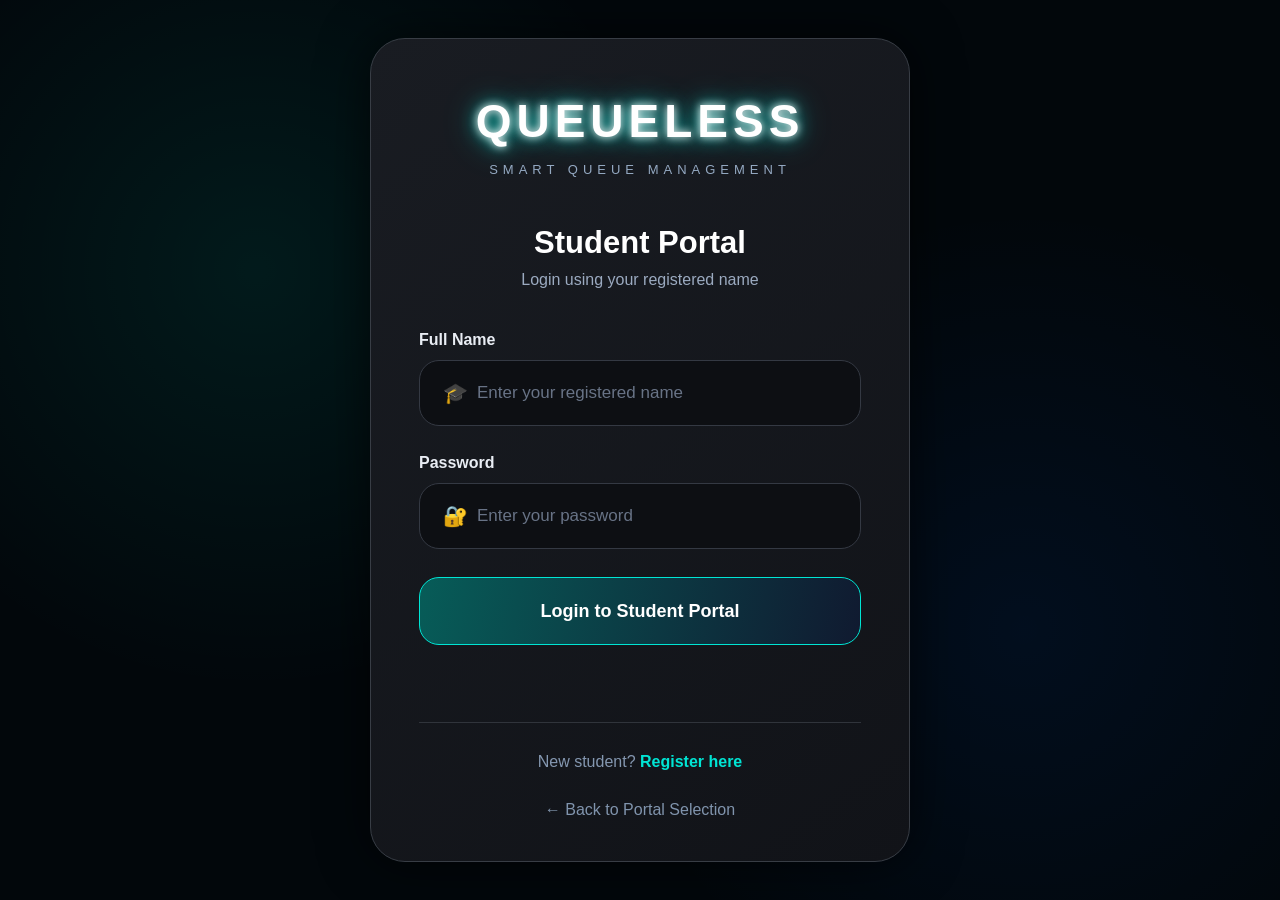
<file: student-login.html>
<!DOCTYPE html>
<html lang="en">
<head>
    <meta charset="UTF-8">

    <meta
        name="viewport"
        content="width=device-width, initial-scale=1.0"
    >

    <title>QueueLess - Student Login</title>

    <style>

        *{
            box-sizing:border-box;
            margin:0;
            padding:0;
        }

        body{
            min-height:100vh;

            display:flex;
            align-items:center;
            justify-content:center;

            font-family:
                Arial,
                Helvetica,
                sans-serif;

            background:
                radial-gradient(
                    circle at 20% 30%,
                    rgba(0,255,220,0.08),
                    transparent 35%
                ),
                radial-gradient(
                    circle at 80% 70%,
                    rgba(0,100,255,0.08),
                    transparent 35%
                ),
                #02070b;

            color:white;

            padding:20px;
        }

        .login-card{

            width:100%;
            max-width:540px;

            background:
                linear-gradient(
                    145deg,
                    #191c22,
                    #111318
                );

            border:1px solid #383d45;

            border-radius:35px;

            padding:
                55px
                48px
                42px;

            box-shadow:
                0 0 50px rgba(0,0,0,0.65);

        }

        /* =================================================
           LOGO
        ================================================= */

        .logo{

            text-align:center;

            font-size:46px;

            font-weight:900;

            letter-spacing:5px;

            color:#ffffff;

            text-shadow:
                0 0 8px #ffffff,
                0 0 18px rgba(0,255,240,0.75),
                0 0 35px rgba(0,255,240,0.45);

        }

        .subtitle{

            text-align:center;

            margin-top:14px;

            font-size:13px;

            letter-spacing:5px;

            color:#94a9c2;

        }

        /* =================================================
           TITLE
        ================================================= */

        h1{

            text-align:center;

            margin-top:48px;

            font-size:31px;

        }

        .login-description{

            text-align:center;

            color:#9baac0;

            margin-top:10px;

            margin-bottom:42px;

            font-size:16px;

        }

        /* =================================================
           FORM
        ================================================= */

        .field{

            margin-bottom:28px;

        }

        .field label{

            display:block;

            margin-bottom:11px;

            font-size:16px;

            font-weight:700;

            color:#e9edf4;

        }

        .input-wrapper{

            position:relative;

        }

        .input-icon{

            position:absolute;

            left:24px;

            top:50%;

            transform:translateY(-50%);

            font-size:20px;

            z-index:2;

        }

        input{

            width:100%;

            height:66px;

            border-radius:20px;

            border:1px solid #343943;

            outline:none;

            background:#0d0f13;

            color:white;

            padding:
                0 20px
                0 57px;

            font-size:17px;

            transition:
                border 0.2s,
                box-shadow 0.2s;

        }

        input:focus{

            border-color:#00e5d4;

            box-shadow:
                0 0 0 2px
                rgba(0,229,212,0.12);

        }

        input::placeholder{

            color:#687386;

        }

        /* =================================================
           LOGIN BUTTON
        ================================================= */

        .login-btn{

            width:100%;

            height:68px;

            border-radius:20px;

            border:1px solid #00e5d4;

            background:
                linear-gradient(
                    100deg,
                    #075c58,
                    #101a30
                );

            color:white;

            font-size:18px;

            font-weight:800;

            cursor:pointer;

            transition:
                transform 0.2s,
                box-shadow 0.2s,
                opacity 0.2s;

        }

        .login-btn:hover{

            transform:translateY(-2px);

            box-shadow:
                0 0 22px
                rgba(0,229,212,0.25);

        }

        .login-btn:disabled{

            opacity:0.55;

            cursor:not-allowed;

            transform:none;

        }

        /* =================================================
           MESSAGE
        ================================================= */

        #message{

            min-height:24px;

            text-align:center;

            margin-top:25px;

            font-size:16px;

        }

        .error{

            color:#ff4f68;

        }

        .success{

            color:#00e5d4;

        }

        /* =================================================
           BOTTOM
        ================================================= */

        .divider{

            height:1px;

            background:#30343b;

            margin:
                28px
                0
                30px;

        }

        .register-text{

            text-align:center;

            color:#8497b0;

            font-size:16px;

        }

        .register-link{

            color:#00e5d4;

            font-weight:800;

            text-decoration:none;

            cursor:pointer;

        }

        .register-link:hover{

            text-decoration:underline;

        }

        .back-link{

            display:block;

            text-align:center;

            margin-top:30px;

            color:#8094ad;

            text-decoration:none;

            font-size:16px;

        }

        .back-link:hover{

            color:#00e5d4;

        }

        /* =================================================
           RESPONSIVE
        ================================================= */

        @media(max-width:600px){

            body{

                padding:12px;

            }

            .login-card{

                padding:
                    40px
                    25px
                    32px;

                border-radius:28px;

            }

            .logo{

                font-size:35px;

                letter-spacing:4px;

            }

            h1{

                font-size:27px;

                margin-top:38px;

            }

            .login-description{

                font-size:14px;

            }

            input{

                height:60px;

            }

            .login-btn{

                height:62px;

            }

        }

    </style>
</head>


<body>

    <div class="login-card">

        <!-- =================================================
             LOGO
        ================================================= -->

        <div class="logo">
            QUEUELESS
        </div>

        <div class="subtitle">
            SMART QUEUE MANAGEMENT
        </div>


        <!-- =================================================
             TITLE
        ================================================= -->

        <h1>
            Student Portal
        </h1>

        <p class="login-description">
            Login using your registered name
        </p>


        <!-- =================================================
             LOGIN FORM
        ================================================= -->

        <form id="loginForm">

            <!-- FULL NAME -->

            <div class="field">

                <label for="fullName">
                    Full Name
                </label>

                <div class="input-wrapper">

                    <span class="input-icon">
                        🎓
                    </span>

                    <input
                        type="text"
                        id="fullName"
                        name="full_name"
                        placeholder="Enter your registered name"
                        autocomplete="username"
                        required
                    >

                </div>

            </div>


            <!-- PASSWORD -->

            <div class="field">

                <label for="password">
                    Password
                </label>

                <div class="input-wrapper">

                    <span class="input-icon">
                        🔐
                    </span>

                    <input
                        type="password"
                        id="password"
                        name="password"
                        placeholder="Enter your password"
                        autocomplete="current-password"
                        required
                    >

                </div>

            </div>


            <!-- LOGIN BUTTON -->

            <button
                type="submit"
                id="loginButton"
                class="login-btn"
            >
                Login to Student Portal
            </button>

        </form>


        <!-- MESSAGE -->

        <div
            id="message"
        ></div>


        <!-- =================================================
             REGISTER
        ================================================= -->

        <div class="divider"></div>

        <div class="register-text">

            New student?

            <a
                href="register.html"
                class="register-link"
            >
                Register here
            </a>

        </div>


        <!-- BACK -->

        <a
            href="index.html"
            class="back-link"
        >
            ← Back to Portal Selection
        </a>

    </div>


    <!-- =====================================================
         JAVASCRIPT
    ===================================================== -->

    <script>

        const API = window.location.origin;

        const loginForm =
            document.getElementById(
                "loginForm"
            );

        const loginButton =
            document.getElementById(
                "loginButton"
            );

        const message =
            document.getElementById(
                "message"
            );


        // =================================================
        // SHOW MESSAGE
        // =================================================

        function showMessage(
            text,
            type
        ){

            message.textContent =
                text;

            message.className =
                type;

        }


        // =================================================
        // LOGIN
        // =================================================

        loginForm.addEventListener(
            "submit",
            async function(event){

                event.preventDefault();


                const fullName =
                    document
                        .getElementById(
                            "fullName"
                        )
                        .value
                        .trim();


                const password =
                    document
                        .getElementById(
                            "password"
                        )
                        .value
                        .trim();


                if(!fullName){

                    showMessage(
                        "Please enter your full name.",
                        "error"
                    );

                    return;

                }


                if(!password){

                    showMessage(
                        "Please enter your password.",
                        "error"
                    );

                    return;

                }


                loginButton.disabled =
                    true;

                loginButton.textContent =
                    "Logging in...";


                showMessage(
                    "",
                    ""
                );


                try{

                    const response =
                        await fetch(
                            API +
                            "/api/login",
                            {
                                method:"POST",

                                headers:{
                                    "Content-Type":
                                        "application/json"
                                },

                                body:JSON.stringify({

                                    full_name:
                                        fullName,

                                    name:
                                        fullName,

                                    password:
                                        password

                                })
                            }
                        );


                    const contentType =
                        response
                            .headers
                            .get(
                                "content-type"
                            ) || "";


                    let data;


                    if(
                        contentType
                            .toLowerCase()
                            .includes(
                                "application/json"
                            )
                    ){

                        data =
                            await response.json();

                    }
                    else{

                        const text =
                            await response.text();

                        throw new Error(
                            "Server returned an unexpected response."
                        );

                    }


                    if(!response.ok){

                        throw new Error(
                            data.message ||
                            data.error ||
                            "Invalid name/ID or password."
                        );

                    }


                    if(
                        !data.success
                    ){

                        throw new Error(
                            data.message ||
                            "Invalid name/ID or password."
                        );

                    }


                    // =================================================
                    // GET STUDENT DATA
                    // =================================================

                    const student =
                        data.student ||
                        data.user ||
                        data;


                    const studentId =
                        student.id ||
                        student.student_id ||
                        student.studentId ||
                        "";


                    const studentName =
                        student.full_name ||
                        student.name ||
                        fullName;


                    // =================================================
                    // SAVE LOGIN DATA
                    // =================================================

                    localStorage.setItem(
                        "student",
                        JSON.stringify(
                            student
                        )
                    );


                    localStorage.setItem(
                        "studentId",
                        String(
                            studentId
                        )
                    );


                    localStorage.setItem(
                        "studentName",
                        studentName
                    );


                    localStorage.setItem(
                        "loggedIn",
                        "true"
                    );


                    showMessage(
                        "Login successful. Opening dashboard...",
                        "success"
                    );


                    // =================================================
                    // OPEN DASHBOARD
                    // =================================================

                    setTimeout(
                        function(){

                            window.location.href =
                                "dashboard.html";

                        },
                        500
                    );


                }
                catch(error){

                    console.error(
                        "Student Login Error:",
                        error
                    );


                    showMessage(
                        error.message ||
                        "Unable to login.",
                        "error"
                    );


                    loginButton.disabled =
                        false;

                    loginButton.textContent =
                        "Login to Student Portal";

                }

            }
        );


        // =================================================
        // ENTER KEY
        // =================================================

        document
            .getElementById(
                "password"
            )
            .addEventListener(
                "keydown",
                function(event){

                    if(
                        event.key ===
                        "Enter"
                    ){

                        loginForm.requestSubmit();

                    }

                }
            );

    </script>

</body>
</html>
</file>
